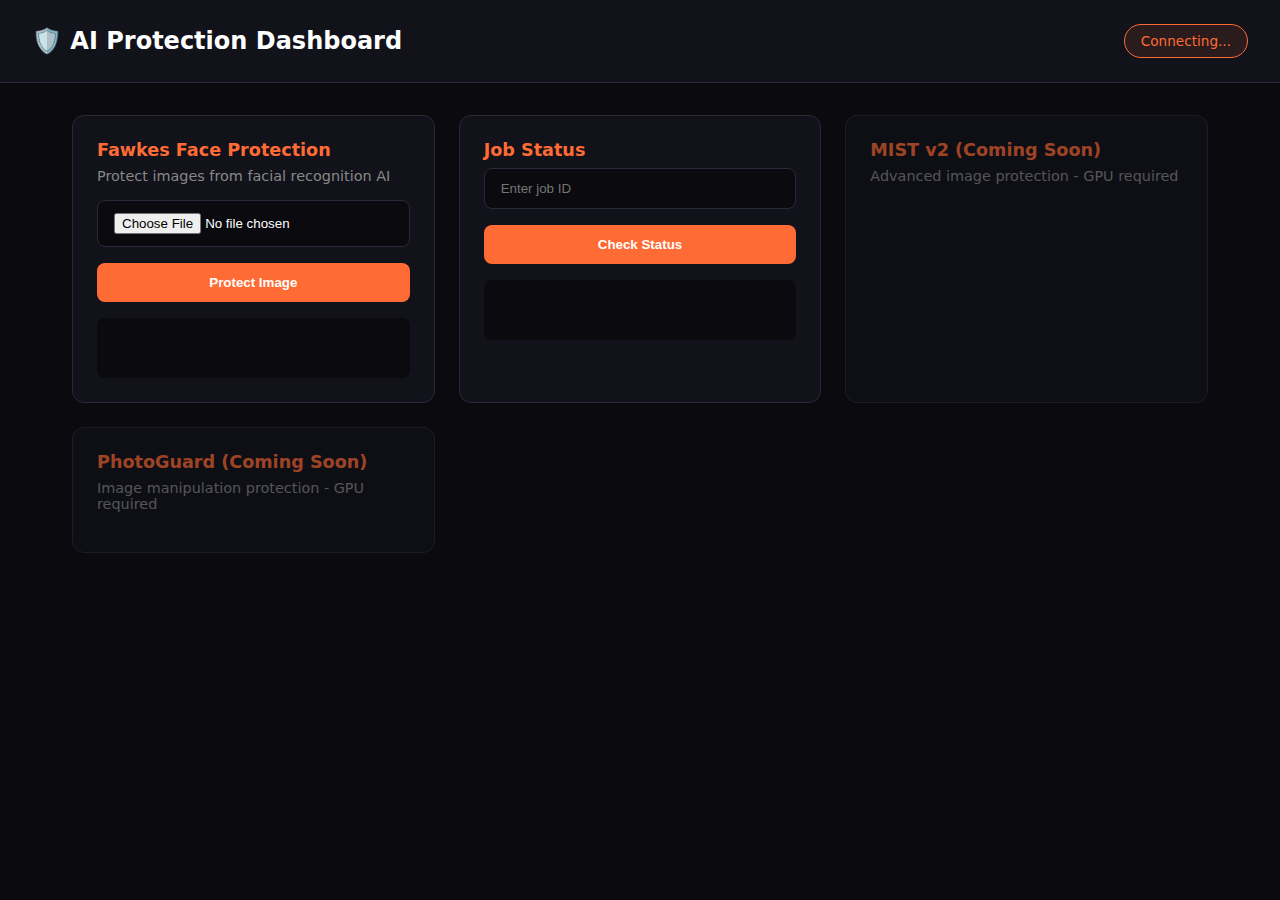
<file: dashboards/ai-protect-dashboard/index.html>
<!DOCTYPE html>
<html lang="en">

<head>
    <meta charset="UTF-8">
    <meta name="viewport" content="width=device-width, initial-scale=1.0">
    <title>AI Protection Dashboard - Aegis</title>
    <link rel="stylesheet" href="styles.css">
</head>

<body>
    <header>
        <h1>🛡️ AI Protection Dashboard</h1>
        <span class="status" id="status">Connecting...</span>
    </header>

    <main>
        <section class="card">
            <h2>Fawkes Face Protection</h2>
            <p class="desc">Protect images from facial recognition AI</p>
            <form id="fawkesForm">
                <input type="file" id="imageFile" accept="image/*" required>
                <button type="submit">Protect Image</button>
            </form>
            <div id="fawkesStatus" class="results"></div>
        </section>

        <section class="card">
            <h2>Job Status</h2>
            <form id="statusForm">
                <input type="text" id="jobId" placeholder="Enter job ID" required>
                <button type="submit">Check Status</button>
            </form>
            <div id="jobResults" class="results"></div>
        </section>

        <section class="card coming-soon">
            <h2>MIST v2 (Coming Soon)</h2>
            <p class="desc">Advanced image protection - GPU required</p>
        </section>

        <section class="card coming-soon">
            <h2>PhotoGuard (Coming Soon)</h2>
            <p class="desc">Image manipulation protection - GPU required</p>
        </section>
    </main>

    <script src="app.js"></script>
</body>

</html>
</file>
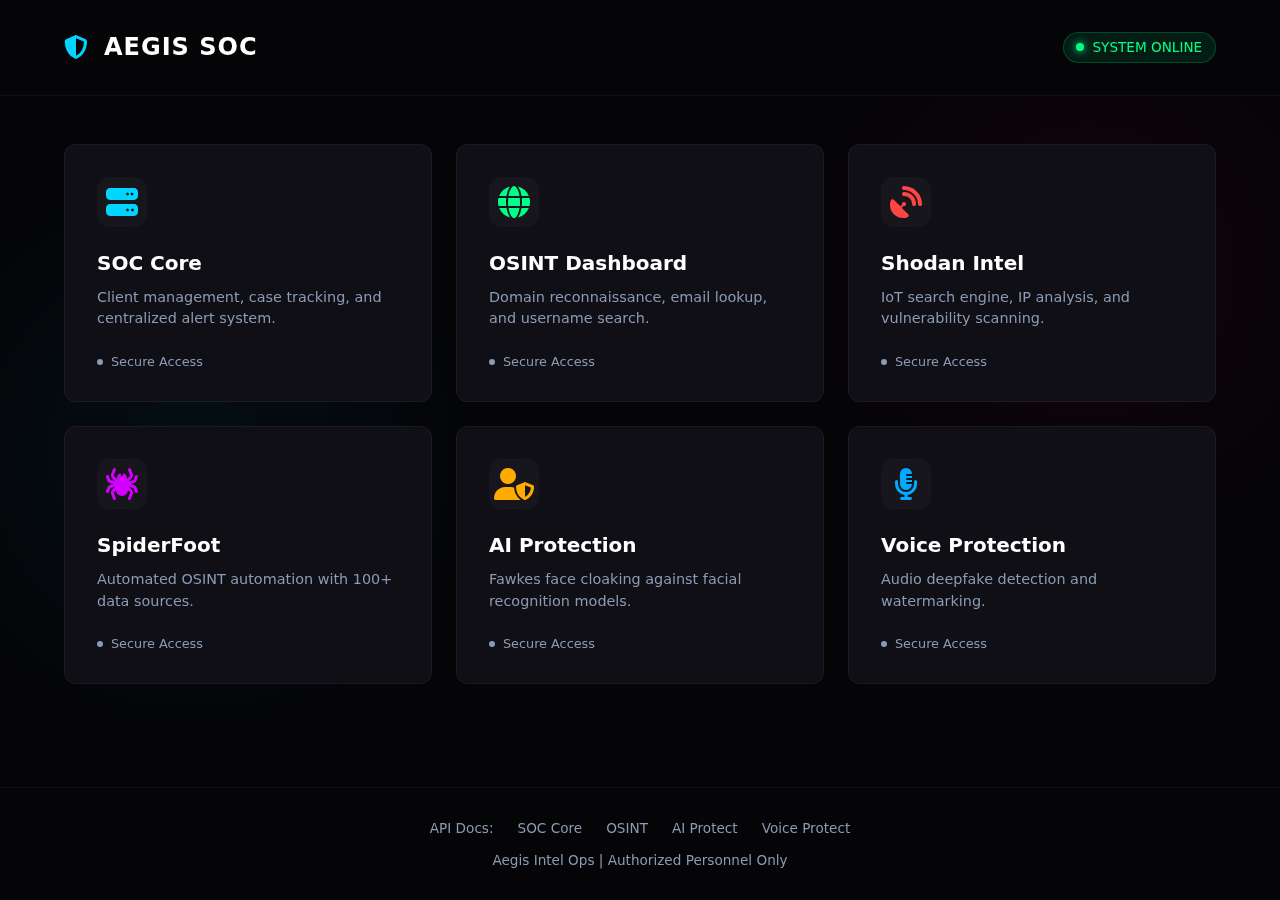
<file: dashboards/main-dashboard/index.html>
<!DOCTYPE html>
<html lang="en">

<head>
    <meta charset="UTF-8">
    <meta name="viewport" content="width=device-width, initial-scale=1.0">
    <title>Aegis SOC Platform</title>
    <link rel="stylesheet" href="styles.css">
    <link rel="stylesheet" href="https://cdnjs.cloudflare.com/ajax/libs/font-awesome/6.4.0/css/all.min.css">
</head>

<body>
    <div class="background">
        <div class="scan-line"></div>
    </div>

    <header>
        <div class="logo">
            <i class="fa-solid fa-shield-halved"></i>
            <h1>AEGIS SOC</h1>
        </div>
        <div class="status-indicator">
            <span class="dot"></span> SYSTEM ONLINE
        </div>
    </header>

    <main>
        <div class="grid">
            <!-- SOC Core -->
            <a href="http://soc.129.213.117.130.nip.io" class="card core" target="_blank">
                <div class="card-icon"><i class="fa-solid fa-server"></i></div>
                <h2>SOC Core</h2>
                <p>Client management, case tracking, and centralized alert system.</p>
                <div class="card-footer">Secure Access</div>
            </a>

            <!-- OSINT -->
            <a href="http://osint.129.213.117.130.nip.io" class="card osint" target="_blank">
                <div class="card-icon"><i class="fa-solid fa-globe"></i></div>
                <h2>OSINT Dashboard</h2>
                <p>Domain reconnaissance, email lookup, and username search.</p>
                <div class="card-footer">Secure Access</div>
            </a>

            <!-- Shodan -->
            <a href="http://shodan.129.213.117.130.nip.io" class="card shodan" target="_blank">
                <div class="card-icon"><i class="fa-solid fa-satellite-dish"></i></div>
                <h2>Shodan Intel</h2>
                <p>IoT search engine, IP analysis, and vulnerability scanning.</p>
                <div class="card-footer">Secure Access</div>
            </a>

            <!-- SpiderFoot -->
            <a href="http://spiderfoot.129.213.117.130.nip.io" class="card spiderfoot" target="_blank">
                <div class="card-icon"><i class="fa-solid fa-spider"></i></div>
                <h2>SpiderFoot</h2>
                <p>Automated OSINT automation with 100+ data sources.</p>
                <div class="card-footer">Secure Access</div>
            </a>

            <!-- AI Protection -->
            <a href="http://ai.129.213.117.130.nip.io" class="card ai" target="_blank">
                <div class="card-icon"><i class="fa-solid fa-user-shield"></i></div>
                <h2>AI Protection</h2>
                <p>Fawkes face cloaking against facial recognition models.</p>
                <div class="card-footer">Secure Access</div>
            </a>

            <!-- Voice Protection -->
            <a href="http://voice.129.213.117.130.nip.io" class="card voice" target="_blank">
                <div class="card-icon"><i class="fa-solid fa-microphone-lines"></i></div>
                <h2>Voice Protection</h2>
                <p>Audio deepfake detection and watermarking.</p>
                <div class="card-footer">Secure Access</div>
            </a>
        </div>
    </main>

    <footer>
        <div class="api-links">
            <span>API Docs:</span>
            <a href="http://soc.129.213.117.130.nip.io/api/docs" target="_blank">SOC Core</a>
            <a href="http://osint.129.213.117.130.nip.io/api/docs" target="_blank">OSINT</a>
            <a href="http://ai.129.213.117.130.nip.io/api/docs" target="_blank">AI Protect</a>
            <a href="http://voice.129.213.117.130.nip.io/api/docs" target="_blank">Voice Protect</a>
        </div>
        <p>Aegis Intel Ops | Authorized Personnel Only</p>
    </footer>

    <script src="app.js"></script>
</body>

</html>
</file>
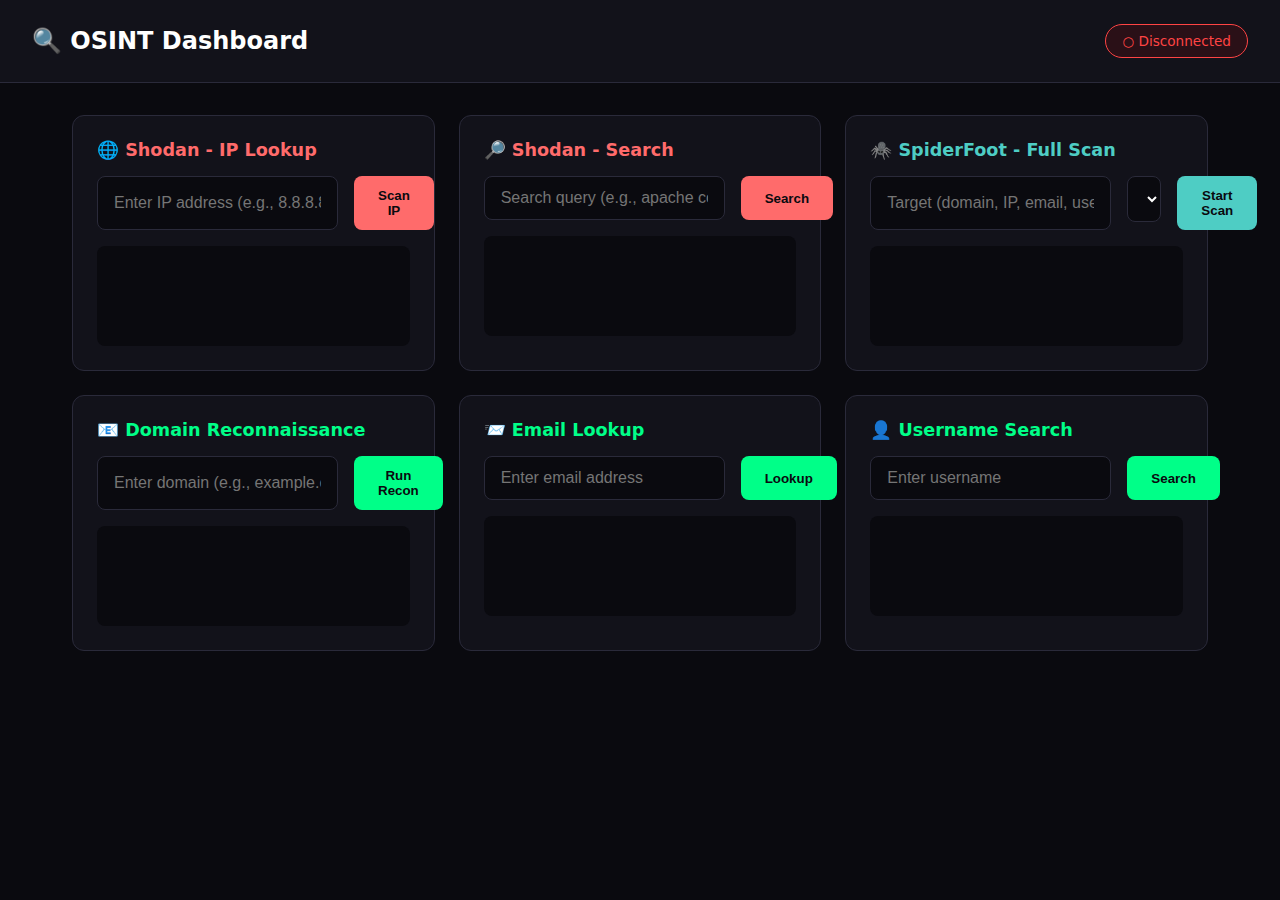
<file: dashboards/osint-dashboard/index.html>
<!DOCTYPE html>
<html lang="en">

<head>
    <meta charset="UTF-8">
    <meta name="viewport" content="width=device-width, initial-scale=1.0">
    <title>OSINT Dashboard - Aegis</title>
    <link rel="stylesheet" href="styles.css">
</head>

<body>
    <header>
        <h1>🔍 OSINT Dashboard</h1>
        <span class="status" id="status">Connecting...</span>
    </header>

    <main>
        <!-- Shodan Section -->
        <section class="card shodan">
            <h2>🌐 Shodan - IP Lookup</h2>
            <form id="shodanForm">
                <input type="text" id="shodanIp" placeholder="Enter IP address (e.g., 8.8.8.8)" required>
                <button type="submit">Scan IP</button>
            </form>
            <div id="shodanResults" class="results"></div>
        </section>

        <section class="card shodan">
            <h2>🔎 Shodan - Search</h2>
            <form id="shodanSearchForm">
                <input type="text" id="shodanQuery" placeholder="Search query (e.g., apache country:US)" required>
                <button type="submit">Search</button>
            </form>
            <div id="shodanSearchResults" class="results"></div>
        </section>

        <!-- SpiderFoot Section -->
        <section class="card spiderfoot">
            <h2>🕷️ SpiderFoot - Full Scan</h2>
            <form id="spiderfootForm">
                <input type="text" id="spiderfootTarget" placeholder="Target (domain, IP, email, username)" required>
                <select id="scanType">
                    <option value="all">Full Scan (Comprehensive)</option>
                    <option value="passive">Passive Only</option>
                    <option value="dns">DNS Enumeration</option>
                    <option value="social">Social Media</option>
                </select>
                <button type="submit">Start Scan</button>
            </form>
            <div id="spiderfootResults" class="results"></div>
        </section>

        <!-- Original OSINT Tools -->
        <section class="card">
            <h2>📧 Domain Reconnaissance</h2>
            <form id="reconForm">
                <input type="text" id="domain" placeholder="Enter domain (e.g., example.com)" required>
                <button type="submit">Run Recon</button>
            </form>
            <div id="reconResults" class="results"></div>
        </section>

        <section class="card">
            <h2>📨 Email Lookup</h2>
            <form id="emailForm">
                <input type="email" id="email" placeholder="Enter email address" required>
                <button type="submit">Lookup</button>
            </form>
            <div id="emailResults" class="results"></div>
        </section>

        <section class="card">
            <h2>👤 Username Search</h2>
            <form id="usernameForm">
                <input type="text" id="username" placeholder="Enter username" required>
                <button type="submit">Search</button>
            </form>
            <div id="usernameResults" class="results"></div>
        </section>
    </main>

    <script src="app.js"></script>
</body>

</html>
</file>
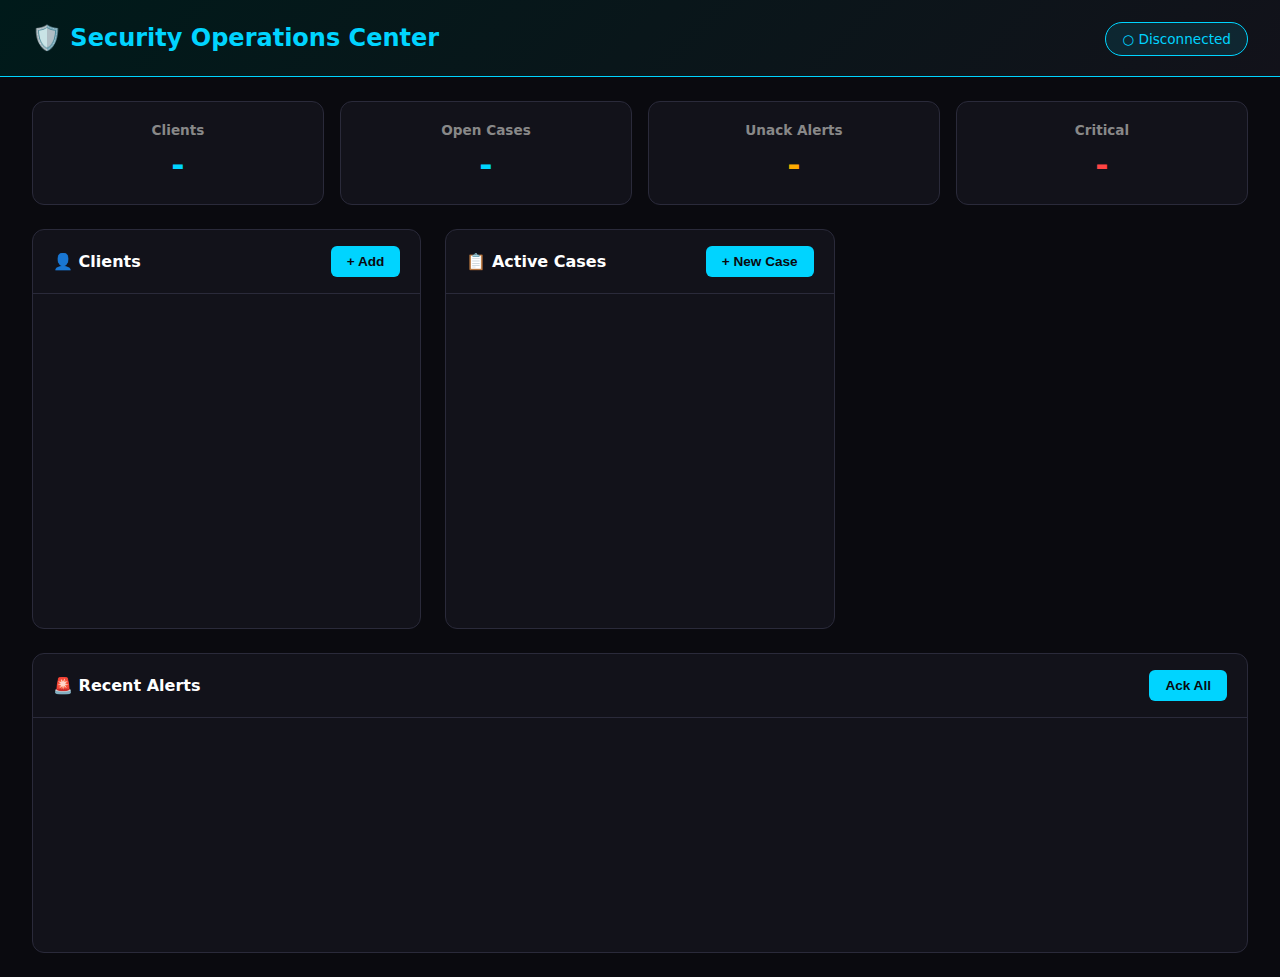
<file: dashboards/soc-dashboard/index.html>
<!DOCTYPE html>
<html lang="en">

<head>
    <meta charset="UTF-8">
    <meta name="viewport" content="width=device-width, initial-scale=1.0">
    <title>SOC Dashboard - Aegis</title>
    <link rel="stylesheet" href="styles.css">
</head>

<body>
    <header>
        <h1>🛡️ Security Operations Center</h1>
        <div class="status-bar">
            <span class="status" id="status">Connecting...</span>
        </div>
    </header>

    <main>
        <!-- Stats Row -->
        <section class="stats-row">
            <div class="stat-card">
                <h3>Clients</h3>
                <span class="stat-value" id="clientCount">-</span>
            </div>
            <div class="stat-card">
                <h3>Open Cases</h3>
                <span class="stat-value" id="openCases">-</span>
            </div>
            <div class="stat-card warning">
                <h3>Unack Alerts</h3>
                <span class="stat-value" id="unackAlerts">-</span>
            </div>
            <div class="stat-card critical">
                <h3>Critical</h3>
                <span class="stat-value" id="criticalAlerts">-</span>
            </div>
        </section>

        <!-- Main Content Grid -->
        <div class="content-grid">
            <!-- Clients Panel -->
            <section class="panel">
                <div class="panel-header">
                    <h2>👤 Clients</h2>
                    <button onclick="showAddClient()">+ Add</button>
                </div>
                <div id="clientList" class="list"></div>
            </section>

            <!-- Cases Panel -->
            <section class="panel">
                <div class="panel-header">
                    <h2>📋 Active Cases</h2>
                    <button onclick="showAddCase()">+ New Case</button>
                </div>
                <div id="caseList" class="list"></div>
            </section>

            <!-- Alerts Panel -->
            <section class="panel wide">
                <div class="panel-header">
                    <h2>🚨 Recent Alerts</h2>
                    <button onclick="acknowledgeAll()">Ack All</button>
                </div>
                <div id="alertList" class="list"></div>
            </section>
        </div>
    </main>

    <!-- Add Client Modal -->
    <div id="addClientModal" class="modal">
        <div class="modal-content">
            <h3>Add New Client</h3>
            <form id="addClientForm">
                <input type="text" id="clientName" placeholder="Client Name" required>
                <input type="text" id="clientCodeName" placeholder="Code Name (optional)">
                <input type="email" id="clientEmail" placeholder="Email">
                <select id="clientRisk">
                    <option value="low">Low Risk</option>
                    <option value="medium" selected>Medium Risk</option>
                    <option value="high">High Risk</option>
                    <option value="critical">Critical Risk</option>
                </select>
                <div class="modal-actions">
                    <button type="button" onclick="closeModal('addClientModal')">Cancel</button>
                    <button type="submit">Add Client</button>
                </div>
            </form>
        </div>
    </div>

    <!-- Add Case Modal -->
    <div id="addCaseModal" class="modal">
        <div class="modal-content">
            <h3>Create New Case</h3>
            <form id="addCaseForm">
                <input type="text" id="caseTitle" placeholder="Case Title" required>
                <textarea id="caseDescription" placeholder="Description"></textarea>
                <select id="caseClient">
                    <option value="">No Client</option>
                </select>
                <select id="casePriority">
                    <option value="low">Low Priority</option>
                    <option value="medium" selected>Medium Priority</option>
                    <option value="high">High Priority</option>
                    <option value="critical">Critical Priority</option>
                </select>
                <div class="modal-actions">
                    <button type="button" onclick="closeModal('addCaseModal')">Cancel</button>
                    <button type="submit">Create Case</button>
                </div>
            </form>
        </div>
    </div>

    <script src="app.js"></script>
</body>

</html>
</file>
<file: dashboards/ai-protect-dashboard/styles.css>
:root {
    --bg-primary: #0a0a0f;
    --bg-secondary: #12121a;
    --accent: #ff6b35;
    --accent-dim: #cc5528;
    --text-primary: #ffffff;
    --text-secondary: #888;
    --border: #2a2a3a;
}

* {
    margin: 0;
    padding: 0;
    box-sizing: border-box;
}

body {
    font-family: 'Segoe UI', system-ui, sans-serif;
    background: var(--bg-primary);
    color: var(--text-primary);
    min-height: 100vh;
}

header {
    display: flex;
    justify-content: space-between;
    align-items: center;
    padding: 1.5rem 2rem;
    background: var(--bg-secondary);
    border-bottom: 1px solid var(--border);
}

header h1 {
    font-size: 1.5rem;
    font-weight: 600;
}

.status {
    padding: 0.5rem 1rem;
    border-radius: 20px;
    font-size: 0.85rem;
    background: rgba(255, 107, 53, 0.1);
    color: var(--accent);
    border: 1px solid var(--accent);
}

.status.error {
    background: rgba(255, 0, 0, 0.1);
    color: #ff4444;
    border-color: #ff4444;
}

main {
    padding: 2rem;
    display: grid;
    gap: 1.5rem;
    grid-template-columns: repeat(auto-fit, minmax(300px, 1fr));
    max-width: 1200px;
    margin: 0 auto;
}

.card {
    background: var(--bg-secondary);
    border: 1px solid var(--border);
    border-radius: 12px;
    padding: 1.5rem;
}

.card h2 {
    font-size: 1.1rem;
    margin-bottom: 0.5rem;
    color: var(--accent);
}

.card .desc {
    color: var(--text-secondary);
    font-size: 0.9rem;
    margin-bottom: 1rem;
}

.coming-soon {
    opacity: 0.6;
    pointer-events: none;
}

form {
    display: flex;
    flex-direction: column;
    gap: 1rem;
}

input[type="file"],
input[type="text"] {
    padding: 0.75rem 1rem;
    background: var(--bg-primary);
    border: 1px solid var(--border);
    border-radius: 8px;
    color: var(--text-primary);
}

input:focus {
    outline: none;
    border-color: var(--accent);
}

button {
    padding: 0.75rem 1.5rem;
    background: var(--accent);
    color: white;
    border: none;
    border-radius: 8px;
    font-weight: 600;
    cursor: pointer;
    transition: background 0.2s;
}

button:hover {
    background: var(--accent-dim);
}

.results {
    margin-top: 1rem;
    padding: 1rem;
    background: var(--bg-primary);
    border-radius: 8px;
    font-family: monospace;
    min-height: 60px;
    white-space: pre-wrap;
    color: var(--text-secondary);
}
</file>
<file: dashboards/main-dashboard/styles.css>
:root {
    --bg-primary: #050508;
    --bg-card: #0f0f15;
    --text-primary: #ffffff;
    --text-secondary: #8b9bb4;
    --accent-core: #00d4ff;
    --accent-osint: #00ff88;
    --accent-shodan: #ff4444;
    --accent-spiderfoot: #d400ff;
    --accent-ai: #ffaa00;
    --accent-voice: #00aaff;
    --accent-auto: #ff0088;
}

* {
    margin: 0;
    padding: 0;
    box-sizing: border-box;
}

body {
    font-family: 'Inter', system-ui, sans-serif;
    background: var(--bg-primary);
    color: var(--text-primary);
    min-height: 100vh;
    display: flex;
    flex-direction: column;
    overflow-x: hidden;
}

/* Cyber Background */
.background {
    position: fixed;
    top: 0;
    left: 0;
    width: 100%;
    height: 100%;
    background:
        radial-gradient(circle at 15% 50%, rgba(0, 212, 255, 0.05), transparent 25%),
        radial-gradient(circle at 85% 30%, rgba(255, 0, 136, 0.05), transparent 25%);
    z-index: -1;
    pointer-events: none;
}

.scan-line {
    position: absolute;
    width: 100%;
    height: 2px;
    background: rgba(0, 255, 255, 0.1);
    animation: scan 3s linear infinite;
}

@keyframes scan {
    0% {
        top: -10%;
    }

    100% {
        top: 110%;
    }
}

header {
    padding: 2rem 5%;
    display: flex;
    justify-content: space-between;
    align-items: center;
    border-bottom: 1px solid rgba(255, 255, 255, 0.05);
    background: rgba(5, 5, 8, 0.8);
    backdrop-filter: blur(10px);
}

.logo {
    display: flex;
    align-items: center;
    gap: 1rem;
    color: var(--text-primary);
}

.logo i {
    font-size: 1.5rem;
    color: var(--accent-core);
}

.logo h1 {
    font-size: 1.5rem;
    letter-spacing: 1px;
}

.status-indicator {
    display: flex;
    align-items: center;
    gap: 0.5rem;
    font-size: 0.85rem;
    color: var(--accent-osint);
    background: rgba(0, 255, 136, 0.1);
    padding: 0.4rem 0.8rem;
    border-radius: 20px;
    border: 1px solid rgba(0, 255, 136, 0.2);
}

.dot {
    width: 8px;
    height: 8px;
    background: var(--accent-osint);
    border-radius: 50%;
    box-shadow: 0 0 8px var(--accent-osint);
    animation: pulse 2s infinite;
}

@keyframes pulse {

    0%,
    100% {
        opacity: 1;
    }

    50% {
        opacity: 0.4;
    }
}

main {
    flex: 1;
    padding: 3rem 5%;
    max-width: 1400px;
    margin: 0 auto;
    width: 100%;
}

.grid {
    display: grid;
    grid-template-columns: repeat(auto-fit, minmax(300px, 1fr));
    gap: 1.5rem;
}

.card {
    background: var(--bg-card);
    border: 1px solid rgba(255, 255, 255, 0.05);
    border-radius: 12px;
    padding: 2rem;
    text-decoration: none;
    color: inherit;
    transition: all 0.3s ease;
    display: flex;
    flex-direction: column;
    position: relative;
    overflow: hidden;
}

.card:hover {
    transform: translateY(-5px);
    border-color: rgba(255, 255, 255, 0.2);
    box-shadow: 0 10px 30px rgba(0, 0, 0, 0.5);
}

.card-icon {
    font-size: 2rem;
    margin-bottom: 1.5rem;
    width: 50px;
    height: 50px;
    display: flex;
    align-items: center;
    justify-content: center;
    border-radius: 12px;
    background: rgba(255, 255, 255, 0.03);
}

.card h2 {
    font-size: 1.25rem;
    margin-bottom: 0.75rem;
    font-weight: 600;
}

.card p {
    font-size: 0.9rem;
    color: var(--text-secondary);
    line-height: 1.5;
    flex: 1;
}

.card-footer {
    margin-top: 1.5rem;
    font-size: 0.8rem;
    color: var(--text-secondary);
    display: flex;
    align-items: center;
}

.card-footer::before {
    content: '';
    width: 6px;
    height: 6px;
    border-radius: 50%;
    margin-right: 8px;
    background: currentColor;
}

/* Card Specifics */
.card.core:hover {
    border-color: var(--accent-core);
}

.card.core .card-icon {
    color: var(--accent-core);
}

.card.osint:hover {
    border-color: var(--accent-osint);
}

.card.osint .card-icon {
    color: var(--accent-osint);
}

.card.shodan:hover {
    border-color: var(--accent-shodan);
}

.card.shodan .card-icon {
    color: var(--accent-shodan);
}

.card.spiderfoot:hover {
    border-color: var(--accent-spiderfoot);
}

.card.spiderfoot .card-icon {
    color: var(--accent-spiderfoot);
}

.card.ai:hover {
    border-color: var(--accent-ai);
}

.card.ai .card-icon {
    color: var(--accent-ai);
}

.card.voice:hover {
    border-color: var(--accent-voice);
}

.card.voice .card-icon {
    color: var(--accent-voice);
}

.card.automation:hover {
    border-color: var(--accent-auto);
}

.card.automation .card-icon {
    color: var(--accent-auto);
}

footer {
    padding: 2rem 5%;
    text-align: center;
    border-top: 1px solid rgba(255, 255, 255, 0.05);
    color: var(--text-secondary);
    font-size: 0.85rem;
}

.api-links {
    margin-bottom: 1rem;
    display: flex;
    justify-content: center;
    gap: 1.5rem;
}

.api-links a {
    color: var(--text-secondary);
    text-decoration: none;
    transition: color 0.2s;
}

.api-links a:hover {
    color: var(--accent-core);
}
</file>
<file: dashboards/osint-dashboard/styles.css>
:root {
    --bg-primary: #0a0a0f;
    --bg-secondary: #12121a;
    --accent: #00ff88;
    --accent-dim: #00cc6a;
    --text-primary: #ffffff;
    --text-secondary: #888;
    --border: #2a2a3a;
}

* {
    margin: 0;
    padding: 0;
    box-sizing: border-box;
}

body {
    font-family: 'Segoe UI', system-ui, sans-serif;
    background: var(--bg-primary);
    color: var(--text-primary);
    min-height: 100vh;
}

header {
    display: flex;
    justify-content: space-between;
    align-items: center;
    padding: 1.5rem 2rem;
    background: var(--bg-secondary);
    border-bottom: 1px solid var(--border);
}

header h1 {
    font-size: 1.5rem;
    font-weight: 600;
}

.status {
    padding: 0.5rem 1rem;
    border-radius: 20px;
    font-size: 0.85rem;
    background: rgba(0, 255, 136, 0.1);
    color: var(--accent);
    border: 1px solid var(--accent);
}

.status.error {
    background: rgba(255, 0, 0, 0.1);
    color: #ff4444;
    border-color: #ff4444;
}

main {
    padding: 2rem;
    display: grid;
    gap: 1.5rem;
    max-width: 1200px;
    margin: 0 auto;
}

.card {
    background: var(--bg-secondary);
    border: 1px solid var(--border);
    border-radius: 12px;
    padding: 1.5rem;
}

.card h2 {
    font-size: 1.1rem;
    margin-bottom: 1rem;
    color: var(--accent);
}

form {
    display: flex;
    gap: 1rem;
    margin-bottom: 1rem;
}

input {
    flex: 1;
    padding: 0.75rem 1rem;
    background: var(--bg-primary);
    border: 1px solid var(--border);
    border-radius: 8px;
    color: var(--text-primary);
    font-size: 1rem;
}

input:focus {
    outline: none;
    border-color: var(--accent);
}

button {
    padding: 0.75rem 1.5rem;
    background: var(--accent);
    color: var(--bg-primary);
    border: none;
    border-radius: 8px;
    font-weight: 600;
    cursor: pointer;
    transition: background 0.2s;
}

button:hover {
    background: var(--accent-dim);
}

.results {
    padding: 1rem;
    background: var(--bg-primary);
    border-radius: 8px;
    font-family: monospace;
    min-height: 100px;
    white-space: pre-wrap;
    color: var(--text-secondary);
}

.results.loading {
    animation: pulse 1.5s infinite;
}

@keyframes pulse {

    0%,
    100% {
        opacity: 1;
    }

    50% {
        opacity: 0.5;
    }
}

/* Shodan cards */
.card.shodan h2 {
    color: #ff6b6b;
}

.card.shodan button {
    background: #ff6b6b;
}

.card.shodan button:hover {
    background: #ee5a5a;
}

/* SpiderFoot cards */
.card.spiderfoot h2 {
    color: #4ecdc4;
}

.card.spiderfoot button {
    background: #4ecdc4;
}

.card.spiderfoot button:hover {
    background: #3dbdb4;
}

.card.spiderfoot select {
    padding: 0.75rem 1rem;
    background: var(--bg-primary);
    border: 1px solid var(--border);
    border-radius: 8px;
    color: var(--text-primary);
    margin-bottom: 0.5rem;
    width: 100%;
}

main {
    grid-template-columns: repeat(auto-fit, minmax(350px, 1fr));
}
</file>
<file: dashboards/soc-dashboard/styles.css>
:root {
    --bg-primary: #0a0a0f;
    --bg-secondary: #12121a;
    --bg-tertiary: #1a1a25;
    --accent: #00d4ff;
    --accent-dim: #00a8cc;
    --text-primary: #ffffff;
    --text-secondary: #888;
    --border: #2a2a3a;
    --success: #00ff88;
    --warning: #ffaa00;
    --critical: #ff4444;
}

* {
    margin: 0;
    padding: 0;
    box-sizing: border-box;
}

body {
    font-family: 'Segoe UI', system-ui, sans-serif;
    background: var(--bg-primary);
    color: var(--text-primary);
    min-height: 100vh;
}

header {
    display: flex;
    justify-content: space-between;
    align-items: center;
    padding: 1.5rem 2rem;
    background: linear-gradient(135deg, #001a1a 0%, #12121a 100%);
    border-bottom: 1px solid var(--accent);
}

header h1 {
    font-size: 1.5rem;
    font-weight: 600;
    color: var(--accent);
}

.status {
    padding: 0.5rem 1rem;
    border-radius: 20px;
    font-size: 0.85rem;
    background: rgba(0, 212, 255, 0.1);
    color: var(--accent);
    border: 1px solid var(--accent);
}

.status.connected {
    background: rgba(0, 255, 136, 0.1);
    color: var(--success);
    border-color: var(--success);
}

main {
    padding: 1.5rem 2rem;
    max-width: 1600px;
    margin: 0 auto;
}

/* Stats Row */
.stats-row {
    display: grid;
    grid-template-columns: repeat(4, 1fr);
    gap: 1rem;
    margin-bottom: 1.5rem;
}

.stat-card {
    background: var(--bg-secondary);
    border: 1px solid var(--border);
    border-radius: 12px;
    padding: 1.25rem;
    text-align: center;
}

.stat-card h3 {
    font-size: 0.85rem;
    color: var(--text-secondary);
    margin-bottom: 0.5rem;
}

.stat-value {
    font-size: 2rem;
    font-weight: 700;
    color: var(--accent);
}

.stat-card.warning .stat-value {
    color: var(--warning);
}

.stat-card.critical .stat-value {
    color: var(--critical);
}

/* Content Grid */
.content-grid {
    display: grid;
    grid-template-columns: 1fr 1fr 1fr;
    gap: 1.5rem;
}

.panel {
    background: var(--bg-secondary);
    border: 1px solid var(--border);
    border-radius: 12px;
    min-height: 400px;
    display: flex;
    flex-direction: column;
}

.panel.wide {
    grid-column: span 3;
    min-height: 300px;
}

.panel-header {
    display: flex;
    justify-content: space-between;
    align-items: center;
    padding: 1rem 1.25rem;
    border-bottom: 1px solid var(--border);
}

.panel-header h2 {
    font-size: 1rem;
    font-weight: 600;
}

.panel-header button {
    padding: 0.5rem 1rem;
    background: var(--accent);
    color: var(--bg-primary);
    border: none;
    border-radius: 6px;
    font-size: 0.85rem;
    font-weight: 600;
    cursor: pointer;
}

.list {
    flex: 1;
    overflow-y: auto;
    padding: 0.75rem;
}

/* List Items */
.list-item {
    background: var(--bg-tertiary);
    border: 1px solid var(--border);
    border-radius: 8px;
    padding: 0.75rem 1rem;
    margin-bottom: 0.5rem;
    cursor: pointer;
    transition: all 0.2s;
}

.list-item:hover {
    border-color: var(--accent);
}

.list-item .title {
    font-weight: 600;
    margin-bottom: 0.25rem;
}

.list-item .meta {
    font-size: 0.8rem;
    color: var(--text-secondary);
}

.list-item .badge {
    display: inline-block;
    padding: 0.2rem 0.5rem;
    border-radius: 4px;
    font-size: 0.7rem;
    font-weight: 600;
    margin-right: 0.5rem;
}

.badge.low {
    background: #2a4a2a;
    color: #88ff88;
}

.badge.medium {
    background: #4a4a2a;
    color: #ffff88;
}

.badge.high {
    background: #4a3a2a;
    color: #ffaa44;
}

.badge.critical {
    background: #4a2a2a;
    color: #ff6666;
}

.badge.open {
    background: #2a3a4a;
    color: #88aaff;
}

.badge.investigating {
    background: #4a4a2a;
    color: #ffff88;
}

.badge.resolved {
    background: #2a4a2a;
    color: #88ff88;
}

.badge.closed {
    background: #3a3a3a;
    color: #888;
}

/* Alerts */
.alert-item {
    display: flex;
    align-items: flex-start;
    gap: 0.75rem;
}

.alert-item .severity {
    width: 8px;
    height: 8px;
    border-radius: 50%;
    margin-top: 6px;
    flex-shrink: 0;
}

.severity.info {
    background: var(--accent);
}

.severity.warning {
    background: var(--warning);
}

.severity.critical {
    background: var(--critical);
    animation: pulse 1.5s infinite;
}

@keyframes pulse {

    0%,
    100% {
        opacity: 1;
    }

    50% {
        opacity: 0.4;
    }
}

.alert-item .content {
    flex: 1;
}

/* Modal */
.modal {
    display: none;
    position: fixed;
    top: 0;
    left: 0;
    width: 100%;
    height: 100%;
    background: rgba(0, 0, 0, 0.8);
    align-items: center;
    justify-content: center;
    z-index: 1000;
}

.modal.active {
    display: flex;
}

.modal-content {
    background: var(--bg-secondary);
    border: 1px solid var(--accent);
    border-radius: 12px;
    padding: 1.5rem;
    width: 100%;
    max-width: 400px;
}

.modal-content h3 {
    margin-bottom: 1rem;
    color: var(--accent);
}

.modal-content input,
.modal-content select,
.modal-content textarea {
    width: 100%;
    padding: 0.75rem;
    margin-bottom: 0.75rem;
    background: var(--bg-primary);
    border: 1px solid var(--border);
    border-radius: 6px;
    color: var(--text-primary);
}

.modal-content textarea {
    min-height: 80px;
    resize: vertical;
}

.modal-actions {
    display: flex;
    gap: 0.75rem;
    justify-content: flex-end;
    margin-top: 1rem;
}

.modal-actions button {
    padding: 0.75rem 1.25rem;
    border: none;
    border-radius: 6px;
    font-weight: 600;
    cursor: pointer;
}

.modal-actions button[type="button"] {
    background: var(--bg-tertiary);
    color: var(--text-secondary);
}

.modal-actions button[type="submit"] {
    background: var(--accent);
    color: var(--bg-primary);
}

/* Responsive */
@media (max-width: 1200px) {
    .content-grid {
        grid-template-columns: 1fr 1fr;
    }

    .panel.wide {
        grid-column: span 2;
    }
}

@media (max-width: 768px) {
    .stats-row {
        grid-template-columns: repeat(2, 1fr);
    }

    .content-grid {
        grid-template-columns: 1fr;
    }

    .panel.wide {
        grid-column: span 1;
    }
}
</file>
